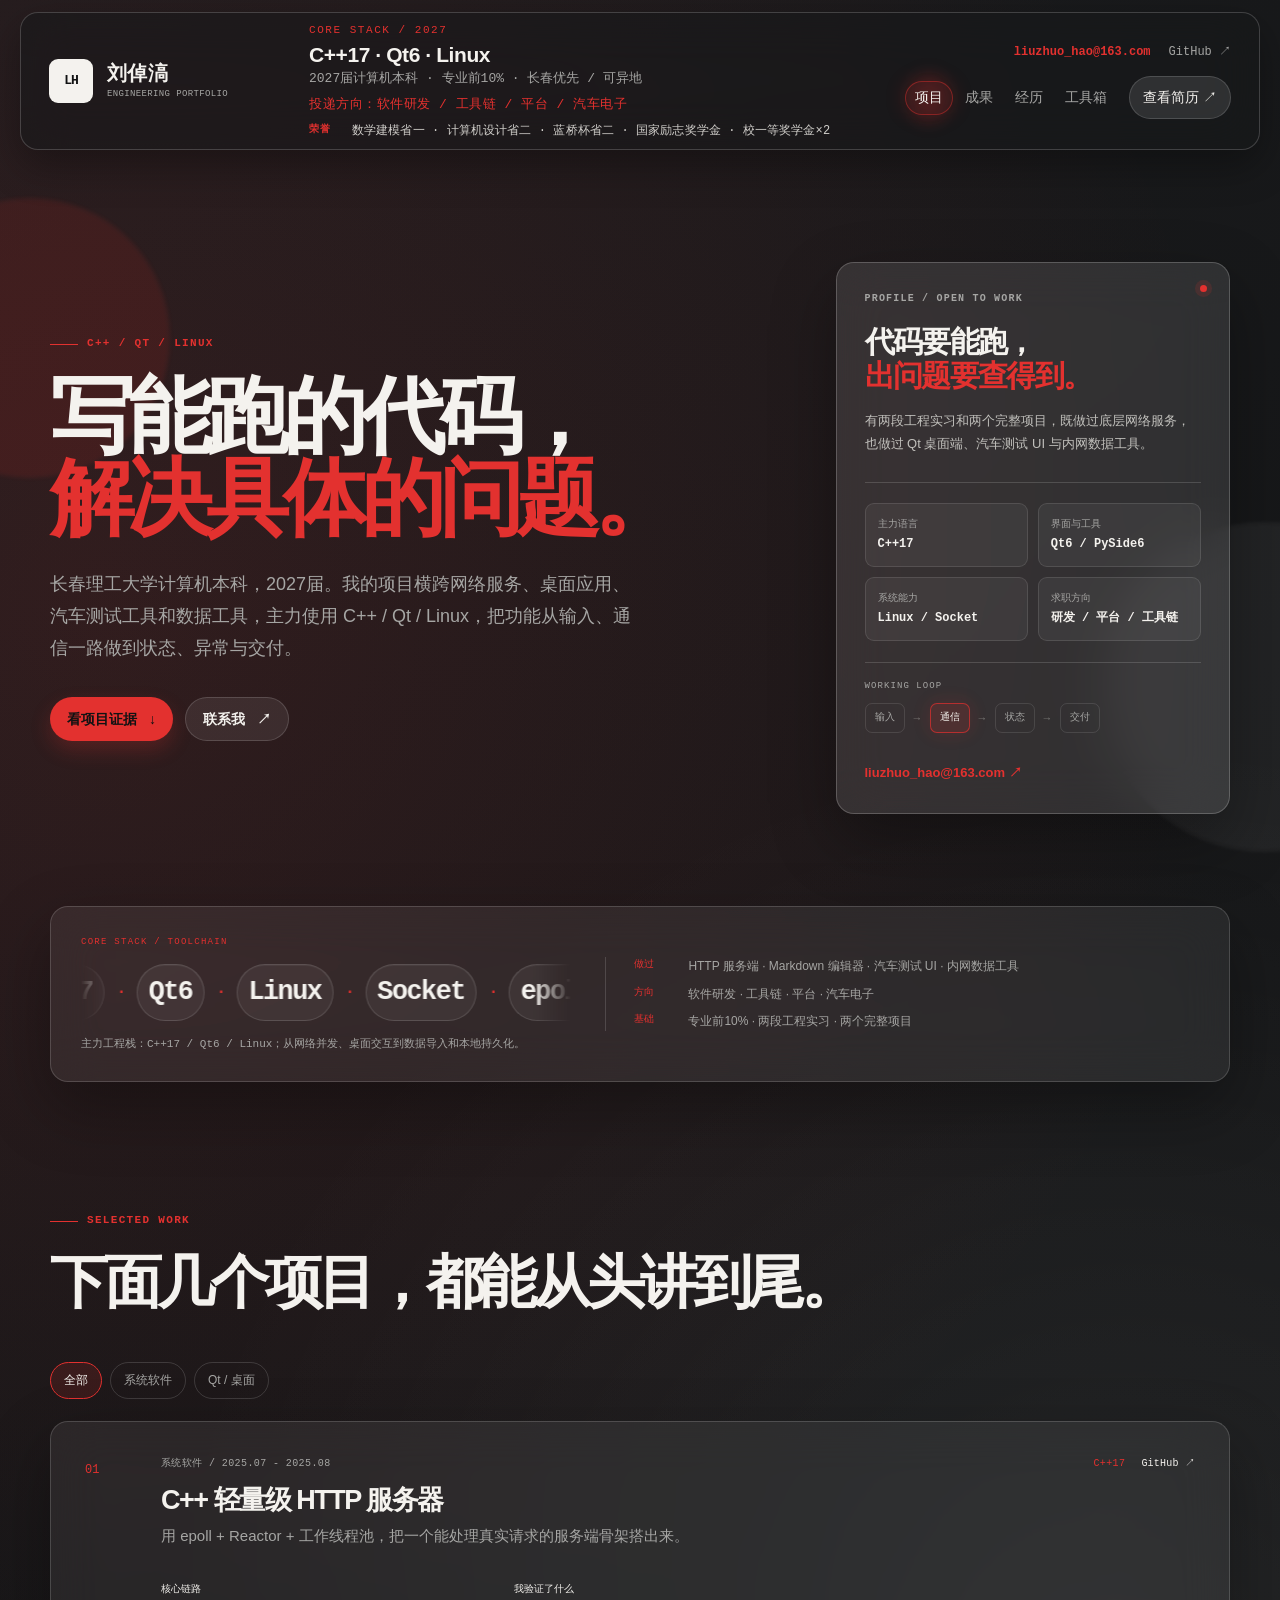
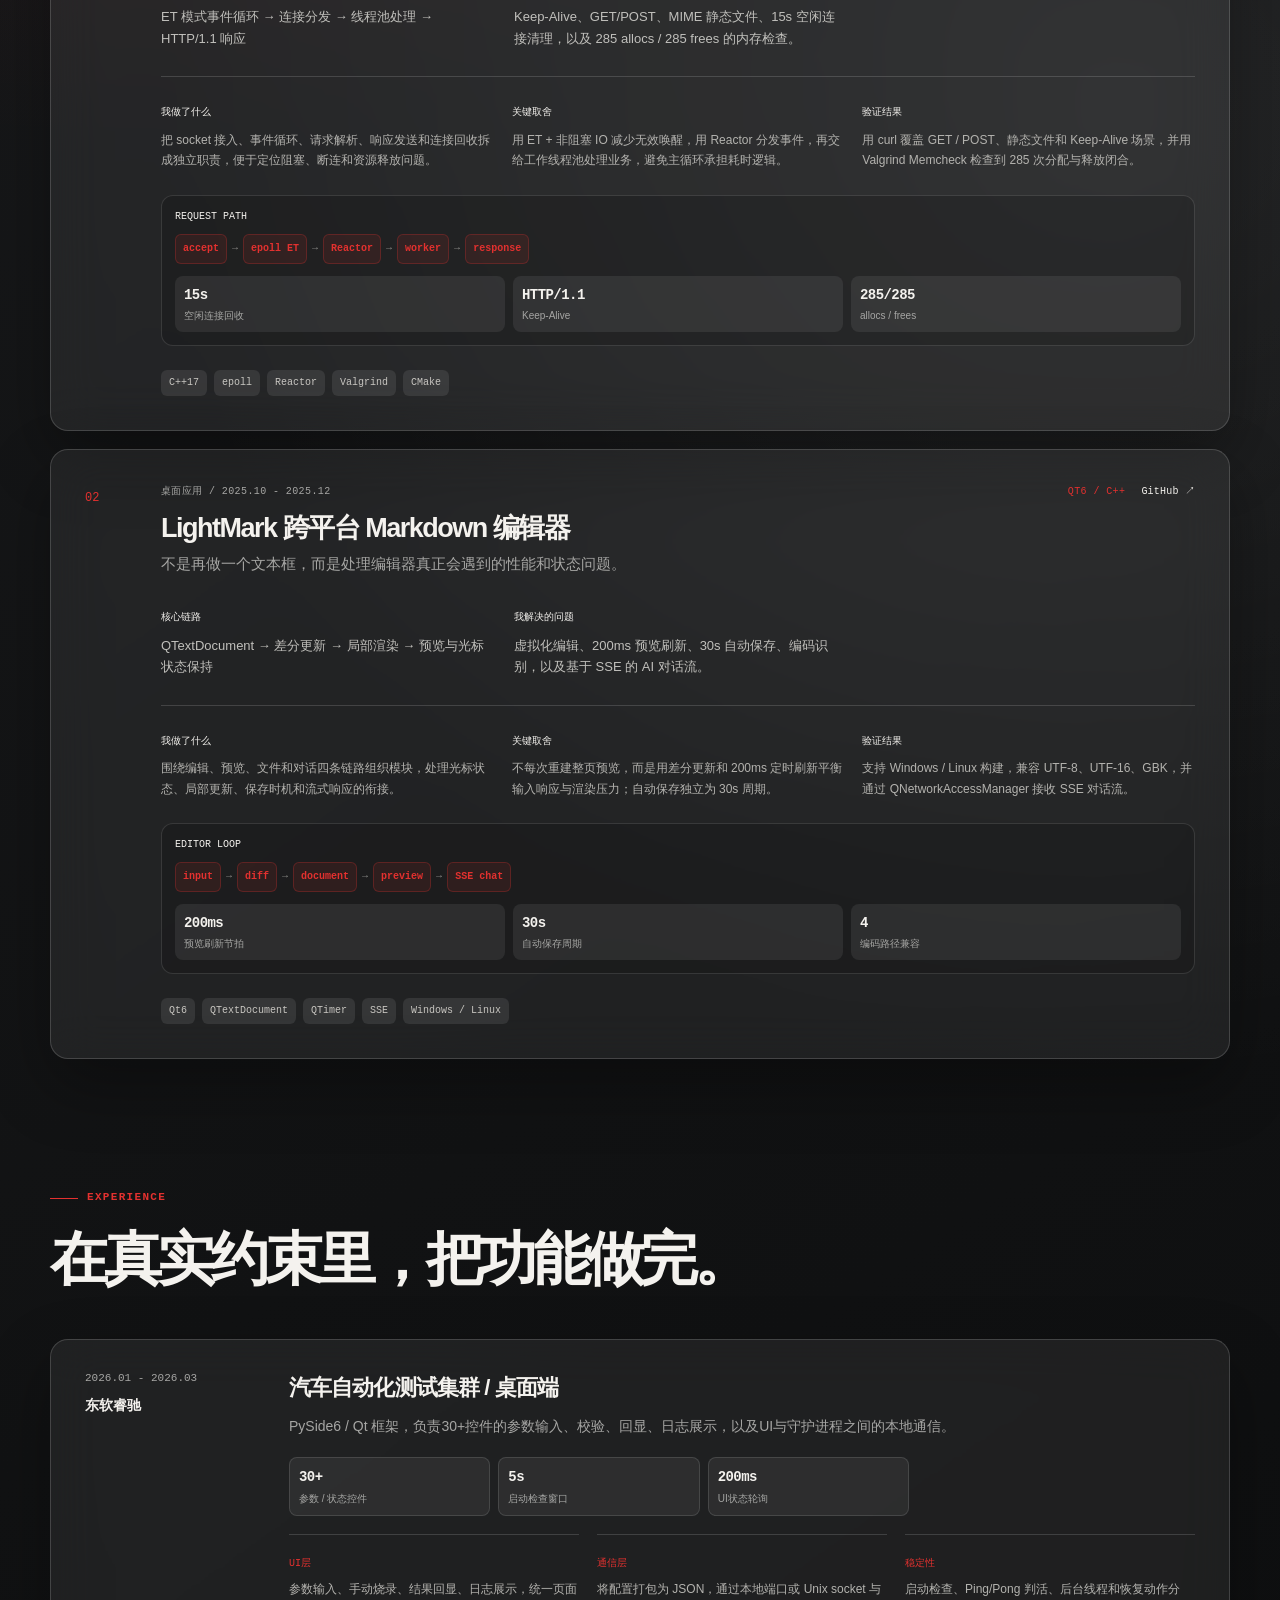
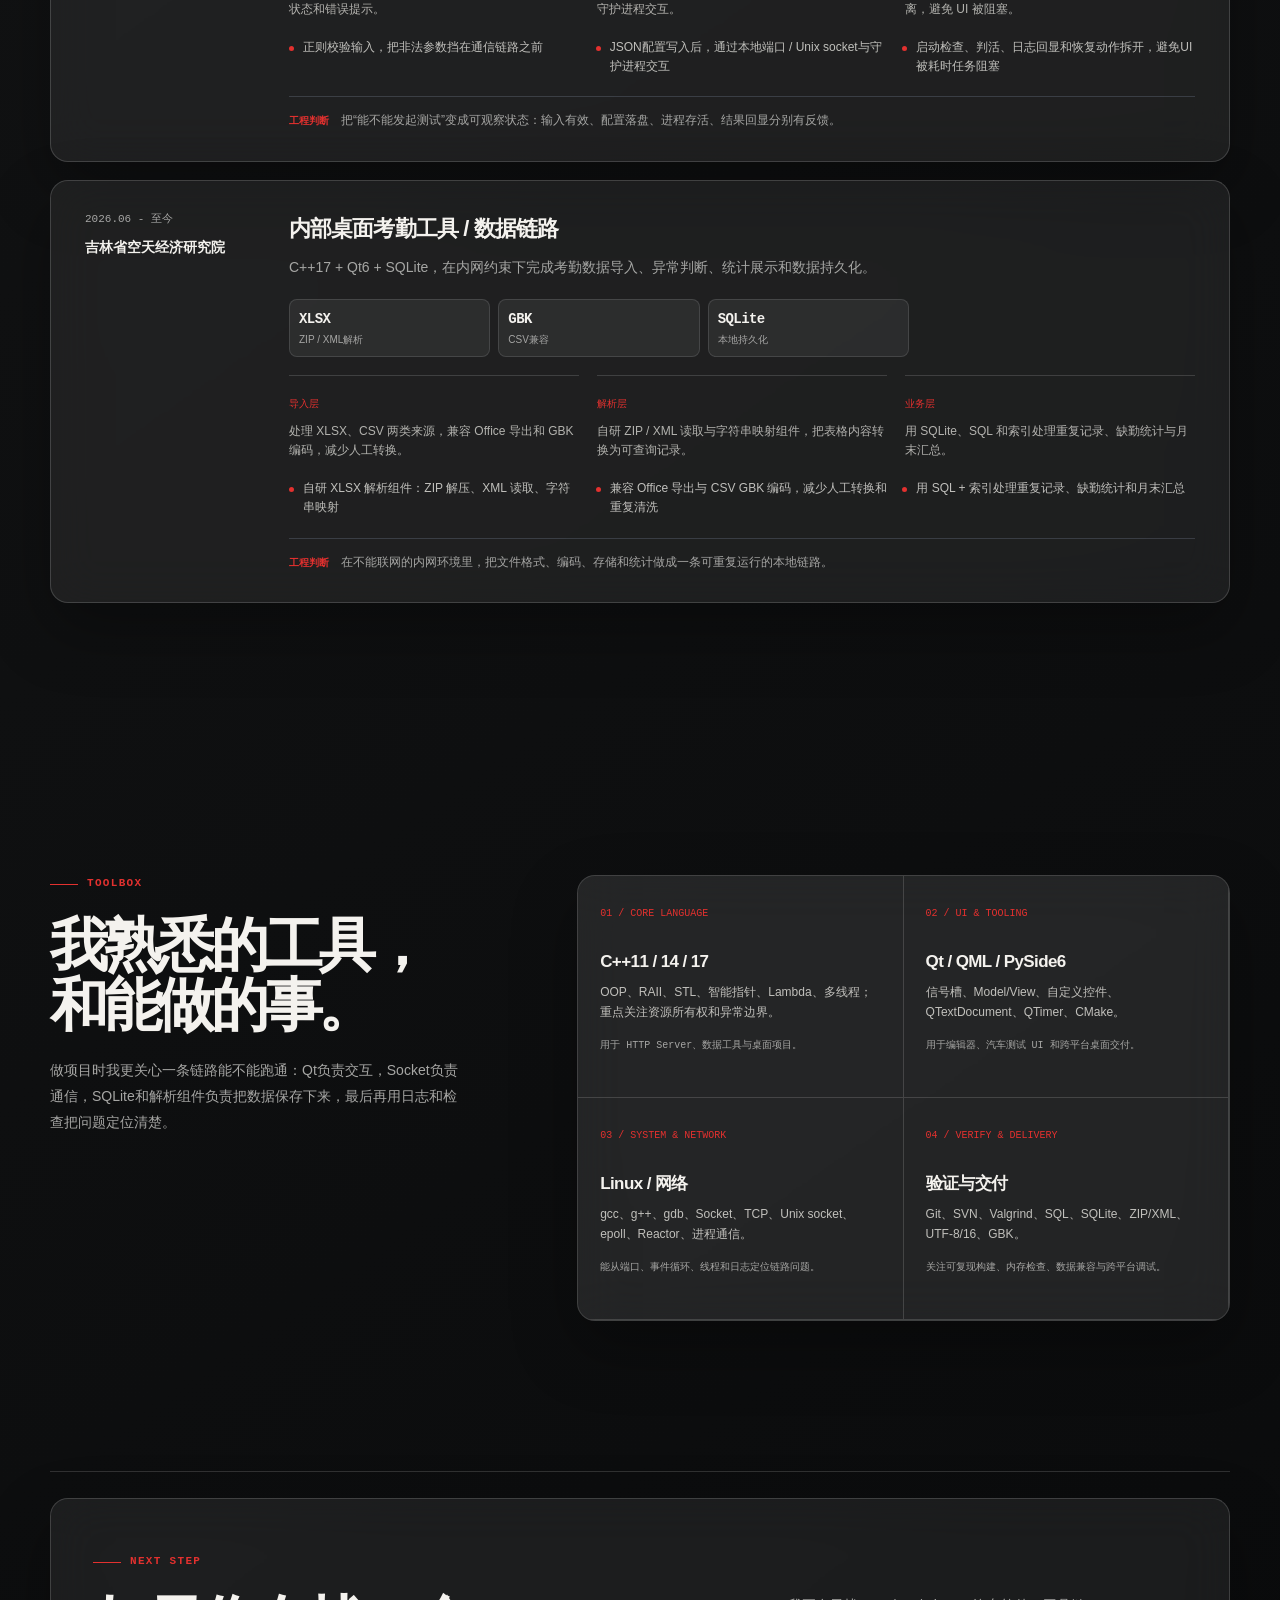
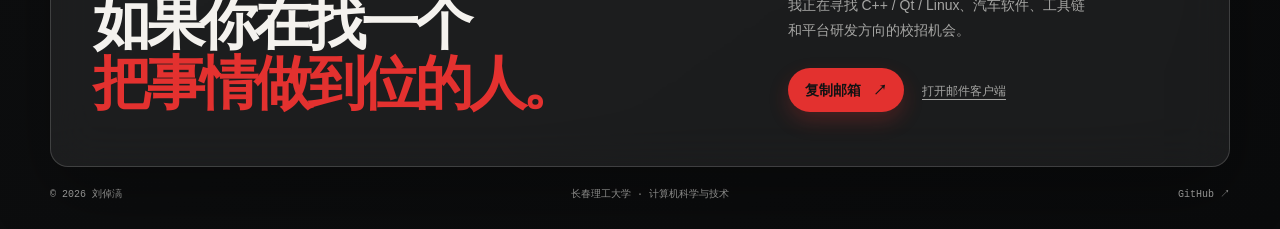
<file: index.html>
<!doctype html>
<html lang="zh-CN">
  <head>
    <meta charset="UTF-8" />
    <meta name="viewport" content="width=device-width, initial-scale=1" />
    <meta name="theme-color" content="#111213" />
    <meta name="author" content="刘倬滈" />
    <meta name="robots" content="index,follow,max-image-preview:large" />
    <meta
      name="description"
      content="刘倬滈的工程作品集：C++、Qt、Linux、汽车软件与桌面工具。"
    />
    <meta property="og:type" content="profile" />
    <meta property="og:locale" content="zh_CN" />
    <meta property="og:title" content="刘倬滈 / C++ · Qt · Linux 工程作品集" />
    <meta property="og:description" content="2027届计算机本科生，专业前10%，关注 C++、Qt、Linux、汽车软件与工具链研发。" />
    <meta property="profile:first_name" content="倬滈" />
    <meta property="profile:last_name" content="刘" />
    <link rel="icon" href="favicon.svg" type="image/svg+xml" />
    <link rel="manifest" href="site.webmanifest" />
    <link rel="me" href="https://github.com/lzh1617055800" />
    <title>刘倬滈 / C++ · Qt · Linux</title>
    <link rel="stylesheet" href="styles.css?v=20260822-5" />
    <script type="application/ld+json">
      {
        "@context": "https://schema.org",
        "@type": "Person",
        "name": "刘倬滈",
        "email": "mailto:liuzhuo_hao@163.com",
        "jobTitle": "C++ / Qt / Linux 方向应届生",
        "alumniOf": { "@type": "CollegeOrUniversity", "name": "长春理工大学" },
        "sameAs": [
          "https://github.com/lzh1617055800",
          "https://github.com/lzh1617055800/cpp_http_server",
          "https://github.com/lzh1617055800/Markdown-fixed"
        ],
        "knowsAbout": ["C++", "Qt", "Linux", "Socket", "epoll", "SQLite", "汽车软件"]
      }
    </script>
  </head>
  <body>
    <a class="skip-link" href="#main">跳到主要内容</a>

    <header class="topbar">
      <div class="topbar-inner">
      <a class="wordmark" href="#top" aria-label="返回首页">
        <span class="wordmark-mark">LH</span>
        <span class="wordmark-copy">
          <strong>刘倬滈</strong>
          <small>ENGINEERING PORTFOLIO</small>
        </span>
      </a>
      <div class="header-profile" aria-label="个人基本信息">
        <div class="header-profile-main"><span class="header-profile-label">CORE STACK / 2027</span><strong>C++17 · Qt6 · Linux</strong><span>2027届计算机本科 · 专业前10% · 长春优先 / 可异地</span></div>
        <span class="header-profile-stack">投递方向：软件研发 / 工具链 / 平台 / 汽车电子</span>
        <span class="header-profile-awards"><b>荣誉</b><span>数学建模省一 · 计算机设计省二 · 蓝桥杯省二 · 国家励志奖学金 · 校一等奖学金×2</span></span>
      </div>
      <div class="header-actions">
        <div class="header-contact">
          <a class="email-link" href="mailto:liuzhuo_hao@163.com" data-email="liuzhuo_hao@163.com">liuzhuo_hao@163.com</a>
          <a href="https://github.com/lzh1617055800" target="_blank" rel="noreferrer">GitHub ↗</a>
        </div>
        <nav class="nav gooey-nav" aria-label="主导航">
          <a href="#work">项目</a>
          <a href="#proof">成果</a>
          <a href="#experience">经历</a>
          <a href="#stack">工具箱</a>
          <a class="nav-cta" href="assets/resume.pdf" target="_blank" rel="noreferrer">查看简历 <span aria-hidden="true">↗</span></a>
          <span class="gooey-highlight" aria-hidden="true"></span>
        </nav>
      </div>
      <button class="menu-toggle" type="button" aria-expanded="false" aria-controls="mobile-nav">菜单</button>
      </div>
    </header>
    <nav id="mobile-nav" class="mobile-nav" aria-label="移动端导航">
      <div class="mobile-profile"><strong>刘倬滈</strong><span>2027届 · C++ / Qt / Linux</span><span>数模省一 · 计设省二 · 蓝桥杯省二 · 国励 · 校一等奖学金×2</span></div>
      <a href="#work">项目</a>
      <a href="#proof">成果</a>
      <a href="#experience">经历</a>
      <a href="#stack">工具箱</a>
      <a href="assets/resume.pdf" target="_blank" rel="noreferrer">查看简历 ↗</a>
      <a href="https://github.com/lzh1617055800" target="_blank" rel="noreferrer">GitHub ↗</a>
    </nav>

    <main id="main">
      <section id="top" class="hero section-wrap">
        <div class="hero-copy reveal">
          <p class="eyebrow"><span class="eyebrow-line"></span> C++ / QT / LINUX</p>
          <h1 class="fold-title" aria-label="写能跑的代码，解决具体的问题。">
            <span class="fold-line"><span class="fold-piece">写能跑的代码，</span></span>
            <span class="fold-line"><span class="fold-piece accent">解决具体的问题。</span></span>
          </h1>
          <p class="hero-intro">
            长春理工大学计算机本科，2027届。我的项目横跨网络服务、桌面应用、汽车测试工具和数据工具，主力使用 C++ / Qt / Linux，把功能从输入、通信一路做到状态、异常与交付。
          </p>
          <div class="hero-actions">
            <a class="button button-primary" href="#work">看项目证据 <span aria-hidden="true">↓</span></a>
            <a class="button button-quiet email-link" href="mailto:liuzhuo_hao@163.com" data-email="liuzhuo_hao@163.com">联系我 <span aria-hidden="true">↗</span></a>
          </div>
        </div>

        <aside class="hero-aside reveal reveal-delay-1" aria-label="个人能力概览">
          <div class="aside-kicker">PROFILE / OPEN TO WORK</div>
          <div class="focus-title">代码要能跑，<br /><span>出问题要查得到。</span></div>
          <p class="aside-summary">有两段工程实习和两个完整项目，既做过底层网络服务，也做过 Qt 桌面端、汽车测试 UI 与内网数据工具。</p>
          <div class="focus-rule"></div>
          <div class="profile-grid">
            <div><span>主力语言</span><strong>C++17</strong></div>
            <div><span>界面与工具</span><strong>Qt6 / PySide6</strong></div>
            <div><span>系统能力</span><strong>Linux / Socket</strong></div>
            <div><span>求职方向</span><strong>研发 / 平台 / 工具链</strong></div>
          </div>
          <div class="capability-loop" aria-label="工程链路动态展示">
            <span class="loop-label">WORKING LOOP</span>
            <div class="loop-track"><span class="loop-step is-active">输入</span><i>→</i><span class="loop-step">通信</span><i>→</i><span class="loop-step">状态</span><i>→</i><span class="loop-step">交付</span></div>
          </div>
          <a class="text-link email-link" href="mailto:liuzhuo_hao@163.com" data-email="liuzhuo_hao@163.com">liuzhuo_hao@163.com <span aria-hidden="true">↗</span></a>
        </aside>
      </section>

      <section id="proof" class="proof-bar section-wrap reveal glass-panel" aria-label="简历事实摘要">
        <div class="proof-stack"><span>CORE STACK / TOOLCHAIN</span><div class="stack-marquee" aria-label="核心技术栈循环展示"><div class="stack-marquee-track"><span>C++17</span><i>·</i><span>Qt6</span><i>·</i><span>Linux</span><i>·</i><span>Socket</span><i>·</i><span>epoll</span><i>·</i><span>Reactor</span><i>·</i><span>QML</span><i>·</i><span>PySide6</span><i>·</i><span>SQLite</span><i>·</i><span>CMake</span><i>·</i><span>C++17</span><i>·</i><span>Qt6</span><i>·</i><span>Linux</span><i>·</i><span>Socket</span><i>·</i><span>epoll</span><i>·</i><span>Reactor</span><i>·</i><span>QML</span><i>·</i><span>PySide6</span><i>·</i><span>SQLite</span><i>·</i><span>CMake</span><i>·</i></div></div><p>主力工程栈：C++17 / Qt6 / Linux；从网络并发、桌面交互到数据导入和本地持久化。</p></div>
        <div class="proof-detail"><div><b>做过</b><span>HTTP 服务端 · Markdown 编辑器 · 汽车测试 UI · 内网数据工具</span></div><div><b>方向</b><span>软件研发 · 工具链 · 平台 · 汽车电子</span></div><div><b>基础</b><span>专业前10% · 两段工程实习 · 两个完整项目</span></div></div>
      </section>

      <section id="work" class="content-section section-wrap">
        <div class="section-heading reveal">
          <div>
            <p class="eyebrow"><span class="eyebrow-line"></span> SELECTED WORK</p>
          <h2>下面几个项目，都能从头讲到尾。</h2>
          </div>
        </div>

        <div class="filter-row reveal" role="group" aria-label="按方向筛选项目">
          <button class="filter-chip is-active" type="button" data-filter="all">全部</button>
          <button class="filter-chip" type="button" data-filter="system">系统软件</button>
          <button class="filter-chip" type="button" data-filter="qt">Qt / 桌面</button>
        </div>

        <div class="project-list">
          <article class="project-row reveal glass-card" data-category="system">
            <div class="project-index">01</div>
            <div class="project-main">
              <div class="project-topline"><span>系统软件 / 2025.07 - 2025.08</span><span class="project-topline-right"><span class="project-status">C++17</span><a class="project-link" href="https://github.com/lzh1617055800/cpp_http_server" target="_blank" rel="noreferrer">GitHub ↗</a></span></div>
              <h3>C++ 轻量级 HTTP 服务器</h3>
              <p class="project-lead">用 epoll + Reactor + 工作线程池，把一个能处理真实请求的服务端骨架搭出来。</p>
              <div class="project-details">
                <div><span class="detail-label">核心链路</span><p>ET 模式事件循环 → 连接分发 → 线程池处理 → HTTP/1.1 响应</p></div>
                <div><span class="detail-label">我验证了什么</span><p>Keep-Alive、GET/POST、MIME 静态文件、15s 空闲连接清理，以及 285 allocs / 285 frees 的内存检查。</p></div>
              </div>
              <div class="project-story">
                <div><span class="detail-label">我做了什么</span><p>把 socket 接入、事件循环、请求解析、响应发送和连接回收拆成独立职责，便于定位阻塞、断连和资源释放问题。</p></div>
                <div><span class="detail-label">关键取舍</span><p>用 ET + 非阻塞 IO 减少无效唤醒，用 Reactor 分发事件，再交给工作线程池处理业务，避免主循环承担耗时逻辑。</p></div>
                <div><span class="detail-label">验证结果</span><p>用 curl 覆盖 GET / POST、静态文件和 Keep-Alive 场景，并用 Valgrind Memcheck 检查到 285 次分配与释放闭合。</p></div>
              </div>
              <div class="project-evidence">
                <div class="flow-block">
                  <span class="detail-label">REQUEST PATH</span>
                  <div class="flow-strip"><b>accept</b><i>→</i><b>epoll ET</b><i>→</i><b>Reactor</b><i>→</i><b>worker</b><i>→</i><b>response</b></div>
                </div>
                <div class="metric-grid">
                  <div><strong>15s</strong><span>空闲连接回收</span></div>
                  <div><strong>HTTP/1.1</strong><span>Keep-Alive</span></div>
                  <div><strong>285/285</strong><span>allocs / frees</span></div>
                </div>
              </div>
              <div class="tag-row"><span>C++17</span><span>epoll</span><span>Reactor</span><span>Valgrind</span><span>CMake</span></div>
            </div>
          </article>

          <article class="project-row reveal glass-card" data-category="qt">
            <div class="project-index">02</div>
            <div class="project-main">
              <div class="project-topline"><span>桌面应用 / 2025.10 - 2025.12</span><span class="project-topline-right"><span class="project-status">Qt6 / C++</span><a class="project-link" href="https://github.com/lzh1617055800/Markdown-fixed" target="_blank" rel="noreferrer">GitHub ↗</a></span></div>
              <h3>LightMark 跨平台 Markdown 编辑器</h3>
              <p class="project-lead">不是再做一个文本框，而是处理编辑器真正会遇到的性能和状态问题。</p>
              <div class="project-details">
                <div><span class="detail-label">核心链路</span><p>QTextDocument → 差分更新 → 局部渲染 → 预览与光标状态保持</p></div>
                <div><span class="detail-label">我解决的问题</span><p>虚拟化编辑、200ms 预览刷新、30s 自动保存、编码识别，以及基于 SSE 的 AI 对话流。</p></div>
              </div>
              <div class="project-story">
                <div><span class="detail-label">我做了什么</span><p>围绕编辑、预览、文件和对话四条链路组织模块，处理光标状态、局部更新、保存时机和流式响应的衔接。</p></div>
                <div><span class="detail-label">关键取舍</span><p>不每次重建整页预览，而是用差分更新和 200ms 定时刷新平衡输入响应与渲染压力；自动保存独立为 30s 周期。</p></div>
                <div><span class="detail-label">验证结果</span><p>支持 Windows / Linux 构建，兼容 UTF-8、UTF-16、GBK，并通过 QNetworkAccessManager 接收 SSE 对话流。</p></div>
              </div>
              <div class="project-evidence">
                <div class="flow-block">
                  <span class="detail-label">EDITOR LOOP</span>
                  <div class="flow-strip"><b>input</b><i>→</i><b>diff</b><i>→</i><b>document</b><i>→</i><b>preview</b><i>→</i><b>SSE chat</b></div>
                </div>
                <div class="metric-grid">
                  <div><strong>200ms</strong><span>预览刷新节拍</span></div>
                  <div><strong>30s</strong><span>自动保存周期</span></div>
                  <div><strong>4</strong><span>编码路径兼容</span></div>
                </div>
              </div>
              <div class="tag-row"><span>Qt6</span><span>QTextDocument</span><span>QTimer</span><span>SSE</span><span>Windows / Linux</span></div>
            </div>
          </article>
        </div>
      </section>

      <section id="experience" class="content-section experience-section section-wrap">
        <div class="section-heading reveal">
          <div>
            <p class="eyebrow"><span class="eyebrow-line"></span> EXPERIENCE</p>
            <h2>在真实约束里，把功能做完。</h2>
          </div>
        </div>

        <div class="timeline">
          <article class="timeline-row reveal glass-card">
            <div class="timeline-meta"><span>2026.01 - 2026.03</span><span>东软睿驰</span></div>
            <div class="timeline-content">
              <h3>汽车自动化测试集群 / 桌面端</h3>
              <p>PySide6 / Qt 框架，负责30+控件的参数输入、校验、回显、日志展示，以及UI与守护进程之间的本地通信。</p>
              <div class="experience-metrics"><div><strong>30+</strong><span>参数 / 状态控件</span></div><div><strong>5s</strong><span>启动检查窗口</span></div><div><strong>200ms</strong><span>UI状态轮询</span></div></div>
              <div class="experience-blocks">
                <div><span>UI层</span><p>参数输入、手动烧录、结果回显、日志展示，统一页面状态和错误提示。</p></div>
                <div><span>通信层</span><p>将配置打包为 JSON，通过本地端口或 Unix socket 与守护进程交互。</p></div>
                <div><span>稳定性</span><p>启动检查、Ping/Pong 判活、后台线程和恢复动作分离，避免 UI 被阻塞。</p></div>
              </div>
              <ul class="evidence-list"><li>正则校验输入，把非法参数挡在通信链路之前</li><li>JSON配置写入后，通过本地端口 / Unix socket与守护进程交互</li><li>启动检查、判活、日志回显和恢复动作拆开，避免UI被耗时任务阻塞</li></ul>
              <div class="experience-callout"><b>工程判断</b><span>把“能不能发起测试”变成可观察状态：输入有效、配置落盘、进程存活、结果回显分别有反馈。</span></div>
            </div>
          </article>
          <article class="timeline-row reveal glass-card">
            <div class="timeline-meta"><span>2026.06 - 至今</span><span>吉林省空天经济研究院</span></div>
            <div class="timeline-content">
              <h3>内部桌面考勤工具 / 数据链路</h3>
              <p>C++17 + Qt6 + SQLite，在内网约束下完成考勤数据导入、异常判断、统计展示和数据持久化。</p>
              <div class="experience-metrics"><div><strong>XLSX</strong><span>ZIP / XML解析</span></div><div><strong>GBK</strong><span>CSV兼容</span></div><div><strong>SQLite</strong><span>本地持久化</span></div></div>
              <div class="experience-blocks">
                <div><span>导入层</span><p>处理 XLSX、CSV 两类来源，兼容 Office 导出和 GBK 编码，减少人工转换。</p></div>
                <div><span>解析层</span><p>自研 ZIP / XML 读取与字符串映射组件，把表格内容转换为可查询记录。</p></div>
                <div><span>业务层</span><p>用 SQLite、SQL 和索引处理重复记录、缺勤统计与月末汇总。</p></div>
              </div>
              <ul class="evidence-list"><li>自研 XLSX 解析组件：ZIP 解压、XML 读取、字符串映射</li><li>兼容 Office 导出与 CSV GBK 编码，减少人工转换和重复清洗</li><li>用 SQL + 索引处理重复记录、缺勤统计和月末汇总</li></ul>
              <div class="experience-callout"><b>工程判断</b><span>在不能联网的内网环境里，把文件格式、编码、存储和统计做成一条可重复运行的本地链路。</span></div>
            </div>
          </article>
        </div>
      </section>

      <section id="stack" class="content-section stack-section section-wrap">
        <div class="stack-intro reveal">
          <p class="eyebrow"><span class="eyebrow-line"></span> TOOLBOX</p>
          <h2>我熟悉的工具，<br />和能做的事。</h2>
          <p>做项目时我更关心一条链路能不能跑通：Qt负责交互，Socket负责通信，SQLite和解析组件负责把数据保存下来，最后再用日志和检查把问题定位清楚。</p>
        </div>
        <div class="stack-grid reveal">
          <div class="stack-cell"><span>01 / CORE LANGUAGE</span><strong>C++11 / 14 / 17</strong><p>OOP、RAII、STL、智能指针、Lambda、多线程；重点关注资源所有权和异常边界。</p><small>用于 HTTP Server、数据工具与桌面项目。</small></div>
          <div class="stack-cell"><span>02 / UI & TOOLING</span><strong>Qt / QML / PySide6</strong><p>信号槽、Model/View、自定义控件、QTextDocument、QTimer、CMake。</p><small>用于编辑器、汽车测试 UI 和跨平台桌面交付。</small></div>
          <div class="stack-cell"><span>03 / SYSTEM & NETWORK</span><strong>Linux / 网络</strong><p>gcc、g++、gdb、Socket、TCP、Unix socket、epoll、Reactor、进程通信。</p><small>能从端口、事件循环、线程和日志定位链路问题。</small></div>
          <div class="stack-cell"><span>04 / VERIFY & DELIVERY</span><strong>验证与交付</strong><p>Git、SVN、Valgrind、SQL、SQLite、ZIP/XML、UTF-8/16、GBK。</p><small>关注可复现构建、内存检查、数据兼容与跨平台调试。</small></div>
        </div>
      </section>

      <section class="closing section-wrap reveal">
        <div>
          <p class="eyebrow"><span class="eyebrow-line"></span> NEXT STEP</p>
          <h2>如果你在找一个<br /><em>把事情做到位的人。</em></h2>
        </div>
        <div class="closing-action">
          <p>我正在寻找 C++ / Qt / Linux、汽车软件、工具链和平台研发方向的校招机会。</p>
          <button class="button button-primary copy-email" type="button" data-email="liuzhuo_hao@163.com" aria-live="polite">复制邮箱 <span aria-hidden="true">↗</span></button>
          <a class="email-fallback email-link" href="mailto:liuzhuo_hao@163.com" data-email="liuzhuo_hao@163.com">打开邮件客户端</a>
        </div>
      </section>
    </main>

    <footer class="footer section-wrap">
      <span>© 2026 刘倬滈</span>
      <span>长春理工大学 · 计算机科学与技术</span>
      <a href="https://github.com/lzh1617055800" target="_blank" rel="noreferrer">GitHub ↗</a>
    </footer>

    <div class="email-status" role="status" aria-live="polite"></div>

    <script src="app.js?v=20260822-5"></script>
  </body>
</html>
</file>
<file: styles.css>
:root {
  --paper: #111213;
  --surface: rgba(255, 255, 255, 0.08);
  --ink: #f4f2ee;
  --muted: #a6a6a4;
  --line: rgba(255, 255, 255, 0.15);
  --blue: #e3312f;
  --blue-soft: rgba(227, 49, 47, 0.14);
  --radius-lg: 18px;
  --radius-md: 12px;
  --shadow: 0 26px 66px rgba(0, 0, 0, 0.32);
  --glass: rgba(255, 255, 255, 0.065);
  --glass-strong: rgba(255, 255, 255, 0.105);
  --font-sans: "Avenir Next", "Segoe UI", "PingFang SC", "Microsoft YaHei", sans-serif;
  --font-mono: "SFMono-Regular", Consolas, "Liberation Mono", monospace;
}

* { box-sizing: border-box; }
html { scroll-behavior: smooth; }
body {
  margin: 0;
  color: var(--ink);
  background:
    radial-gradient(circle at 8% 12%, rgba(227, 49, 47, 0.12), transparent 25%),
    radial-gradient(circle at 88% 34%, rgba(255, 255, 255, 0.075), transparent 28%),
    linear-gradient(145deg, #1b1c1e 0%, var(--paper) 52%, #0a0b0c 100%);
  font-family: var(--font-sans);
  font-size: 16px;
  line-height: 1.6;
  -webkit-font-smoothing: antialiased;
}
body::before,
body::after { content: ""; position: fixed; z-index: -1; pointer-events: none; border-radius: 999px; filter: blur(2px); opacity: 0.7; }
body::before { width: 280px; height: 280px; top: 22vh; left: -110px; background: rgba(227, 49, 47, 0.16); }
body::after { width: 330px; height: 330px; right: -150px; top: 58vh; background: rgba(255, 255, 255, 0.08); }
a { color: inherit; text-decoration: none; }
button { color: inherit; font: inherit; }
a:focus-visible, button:focus-visible { outline: 2px solid var(--blue); outline-offset: 4px; }
.skip-link { position: fixed; top: 12px; left: 12px; z-index: 20; transform: translateY(-180%); padding: 8px 12px; background: var(--ink); color: white; border-radius: 8px; }
.skip-link:focus { transform: translateY(0); }

.section-wrap { width: min(1180px, calc(100% - 48px)); margin: 0 auto; }
.topbar { position: sticky; top: 12px; z-index: 10; width: min(1240px, calc(100% - 32px)); margin: 12px auto 0; border: 1px solid rgba(255, 255, 255, 0.18); border-radius: 18px; background: rgba(24, 25, 27, 0.58); box-shadow: 0 15px 40px rgba(0, 0, 0, 0.32); backdrop-filter: blur(24px) saturate(1.3); -webkit-backdrop-filter: blur(24px) saturate(1.3); }
.topbar-inner { display: grid; grid-template-columns: 230px minmax(0, 1fr) auto; align-items: center; min-height: 136px; gap: 30px; padding: 0 28px; }
.wordmark { display: inline-flex; align-items: center; gap: 14px; flex: 0 0 auto; }
.wordmark-mark { display: grid; place-items: center; width: 44px; height: 44px; color: #111213; background: var(--ink); border-radius: 9px; font-family: var(--font-mono); font-size: 13px; font-weight: 700; letter-spacing: -0.08em; }
.wordmark-copy { display: grid; gap: 0; line-height: 1; }
.wordmark-copy strong { font-size: 20px; letter-spacing: 0.02em; }
.wordmark-copy small { margin-top: 7px; color: var(--muted); font-family: var(--font-mono); font-size: 9px; letter-spacing: 0.04em; }
.header-profile { display: grid; gap: 7px; margin-left: 0; color: var(--muted); white-space: nowrap; }
.header-profile-main { display: grid; gap: 3px; }
.header-profile-label { color: var(--blue); font-family: var(--font-mono); font-size: 11px; letter-spacing: 0.14em; }
.header-profile-main strong { color: var(--ink); font-size: 21px; letter-spacing: -0.02em; line-height: 1.15; }
.header-profile-main > span:not(.header-profile-label) { font-family: var(--font-mono); font-size: 13px; line-height: 1.45; }
.header-profile-stack { padding-left: 0; color: var(--blue); font-family: var(--font-mono); font-size: 13px; line-height: 1.45; letter-spacing: 0.04em; }
.header-profile-awards { display: grid; grid-template-columns: 34px minmax(0, 1fr); gap: 9px; max-width: 560px; color: #d0ceca; font-family: var(--font-mono); font-size: 12px; line-height: 1.5; letter-spacing: 0.01em; white-space: normal; }
.header-profile-awards b { color: var(--blue); font-size: 10px; font-weight: 600; letter-spacing: 0.08em; }
.header-actions { display: grid; justify-items: end; gap: 14px; }
.header-contact { display: flex; align-items: center; gap: 18px; margin-left: 0; color: var(--muted); font-family: var(--font-mono); font-size: 12px; white-space: nowrap; }
.header-contact a { transition: color 180ms ease; }
.header-contact a:first-child { color: var(--blue); font-weight: 650; }
.header-contact a:hover { color: var(--ink); }
.nav { display: flex; align-items: center; gap: 22px; color: var(--muted); font-size: 14px; }
.gooey-nav { position: relative; isolation: isolate; }
.gooey-nav > a { position: relative; z-index: 1; }
.gooey-highlight { position: absolute; z-index: 0; top: 50%; left: 0; width: 0; height: 34px; border: 1px solid rgba(227, 49, 47, 0.44); border-radius: 999px; background: rgba(227, 49, 47, 0.13); box-shadow: 0 0 22px rgba(227, 49, 47, 0.18); opacity: 0; transform: translateY(-50%); filter: blur(0.15px); pointer-events: none; transition: left 520ms cubic-bezier(0.22, 1, 0.36, 1), width 520ms cubic-bezier(0.22, 1, 0.36, 1), opacity 220ms ease; }
.gooey-highlight::after { content: ""; position: absolute; inset: -5px 20%; border-radius: inherit; background: rgba(227, 49, 47, 0.2); filter: blur(10px); z-index: -1; }
.gooey-nav > a.is-current { color: var(--ink); }
.gooey-spark { position: absolute; z-index: 2; width: 4px; height: 4px; left: var(--spark-x); top: var(--spark-y); border-radius: 50%; background: var(--blue); box-shadow: 0 0 8px rgba(227, 49, 47, 0.7); pointer-events: none; animation: gooey-spark 720ms ease-out forwards; }
@keyframes gooey-spark { from { opacity: 0.95; transform: translate(0, 0) scale(1); } to { opacity: 0; transform: translate(var(--spark-dx), var(--spark-dy)) scale(0.2); } }
.nav a, .text-link, .footer a { transition: color 180ms ease; }
.nav a:hover, .text-link:hover, .footer a:hover { color: var(--blue); }
.nav-cta { padding: 9px 13px; color: var(--ink) !important; border: 1px solid var(--line); border-radius: 999px; background: var(--glass-strong); }
.nav-cta:hover { border-color: var(--blue); }
.menu-toggle, .mobile-nav { display: none; }

.hero { display: grid; grid-template-columns: minmax(0, 1.25fr) minmax(300px, 0.75fr); gap: clamp(48px, 10vw, 144px); min-height: 580px; padding-top: 112px; padding-bottom: 92px; align-items: center; }
.eyebrow, .aside-kicker { display: flex; align-items: center; gap: 9px; margin: 0 0 22px; color: var(--blue); font-family: var(--font-mono); font-size: 11px; font-weight: 700; letter-spacing: 0.12em; }
.eyebrow-line { display: inline-block; width: 28px; height: 1px; background: currentColor; }
.hero h1 { max-width: 700px; margin: 0; font-size: clamp(48px, 7vw, 84px); font-weight: 700; letter-spacing: -0.075em; line-height: 0.98; }
h1 em, .closing h2 em { color: var(--blue); font-style: normal; }
.fold-title { perspective: 900px; }
.fold-line { display: block; perspective: 700px; --fold-line-delay: 0ms; }
.fold-line:nth-child(2) { --fold-line-delay: 150ms; }
.fold-piece { display: inline-block; }
.fold-char { display: inline-block; transform-origin: 50% 0%; opacity: 0; transform: rotateX(-88deg) translateY(-0.12em); filter: saturate(0.7); will-change: transform, opacity, filter; }
.fold-piece.accent { color: var(--blue); }
.fold-title.is-folded .fold-char { opacity: 1; transform: rotateX(0) translateY(0); filter: saturate(1); transition: transform 720ms cubic-bezier(0.22, 1, 0.36, 1) calc(var(--fold-delay) + var(--fold-line-delay)), opacity 440ms ease calc(var(--fold-delay) + var(--fold-line-delay)), filter 720ms ease calc(var(--fold-delay) + var(--fold-line-delay)); }
.hero-intro { max-width: 590px; margin: 28px 0 0; color: var(--muted); font-size: 18px; line-height: 1.8; }
.hero-actions { display: flex; gap: 12px; margin-top: 32px; }
.button { display: inline-flex; align-items: center; justify-content: center; gap: 12px; min-height: 44px; padding: 0 17px; border-radius: 999px; font-size: 14px; font-weight: 650; transition: transform 180ms ease, background 180ms ease, border-color 180ms ease; }
.button:hover { transform: translateY(-2px); }
.button:active { transform: translateY(0) scale(0.98); }
.button-primary { color: #111213; background: var(--blue); box-shadow: 0 9px 20px rgba(227, 49, 47, 0.22); }
.button-primary:hover { background: #f14a46; }
.button-quiet { border: 1px solid var(--line); background: var(--surface); }
.button-quiet:hover { border-color: var(--blue); }
.hero-aside { position: relative; padding: 28px; border: 1px solid rgba(255, 255, 255, 0.2); border-radius: var(--radius-lg); background: var(--glass-strong); box-shadow: var(--shadow); backdrop-filter: blur(24px) saturate(1.2); -webkit-backdrop-filter: blur(24px) saturate(1.2); }
.hero-aside::before { content: ""; position: absolute; right: 22px; top: 22px; width: 7px; height: 7px; border-radius: 50%; background: var(--blue); box-shadow: 0 0 0 5px var(--blue-soft); }
.aside-kicker { margin-bottom: 18px; color: var(--muted); font-size: 10px; }
.focus-title { font-size: 30px; font-weight: 700; letter-spacing: -0.055em; line-height: 1.12; }
.focus-title span { color: var(--blue); }
.aside-summary { max-width: 430px; margin: 18px 0 0; color: #c1c0bc; font-size: 13px; line-height: 1.75; }
.focus-rule { height: 1px; margin: 26px 0 20px; background: var(--line); }
.focus-list { display: grid; gap: 14px; margin: 0; }
.focus-list div { display: flex; justify-content: space-between; gap: 18px; }
.focus-list dt { color: var(--muted); font-size: 13px; }
.focus-list dd { margin: 0; font-family: var(--font-mono); font-size: 12px; text-align: right; }
.profile-grid { display: grid; grid-template-columns: 1fr 1fr; gap: 10px; }
.profile-grid div { display: grid; gap: 3px; padding: 12px; border: 1px solid rgba(255, 255, 255, 0.11); border-radius: 9px; background: rgba(255, 255, 255, 0.05); }
.profile-grid span { color: var(--muted); font-size: 10px; }
.profile-grid strong { font-family: var(--font-mono); font-size: 12px; }
.capability-loop { display: grid; gap: 10px; margin-top: 21px; padding-top: 16px; border-top: 1px solid var(--line); }
.loop-label { color: var(--muted); font-family: var(--font-mono); font-size: 9px; letter-spacing: 0.12em; }
.loop-track { display: flex; align-items: center; gap: 7px; }
.loop-track i { color: #777674; font-style: normal; font-size: 11px; }
.loop-step { padding: 6px 9px; border: 1px solid rgba(255, 255, 255, 0.11); border-radius: 7px; color: var(--muted); font-family: var(--font-mono); font-size: 10px; transition: color 260ms ease, border-color 260ms ease, background 260ms ease, box-shadow 260ms ease; }
.loop-step.is-active { color: var(--ink); border-color: rgba(227, 49, 47, 0.7); background: rgba(227, 49, 47, 0.14); box-shadow: 0 0 18px rgba(227, 49, 47, 0.16); }
.text-link { display: inline-block; margin-top: 30px; color: var(--blue); font-size: 13px; font-weight: 650; }

.glass-panel, .glass-card { border: 1px solid rgba(255, 255, 255, 0.16); background: var(--glass); box-shadow: var(--shadow); backdrop-filter: blur(24px) saturate(1.15); -webkit-backdrop-filter: blur(24px) saturate(1.15); }
.proof-bar { display: grid; grid-template-columns: minmax(0, 0.95fr) minmax(360px, 1.15fr); gap: 34px; align-items: center; padding: 28px 30px; border-radius: var(--radius-lg); overflow: hidden; }
.proof-stack { display: grid; gap: 7px; }
.proof-stack > span { color: var(--blue); font-family: var(--font-mono); font-size: 9px; letter-spacing: 0.14em; }
.proof-stack p { margin: 0; color: var(--muted); font-family: var(--font-mono); font-size: 11px; line-height: 1.7; }
.stack-marquee { position: relative; overflow: hidden; margin: 4px 0 2px; mask-image: linear-gradient(90deg, transparent, #000 8%, #000 92%, transparent); -webkit-mask-image: linear-gradient(90deg, transparent, #000 8%, #000 92%, transparent); }
.stack-marquee-track { display: inline-flex; align-items: center; width: max-content; gap: 12px; padding: 4px 0; color: var(--ink); font-family: var(--font-mono); font-size: clamp(19px, 2.15vw, 27px); font-weight: 700; letter-spacing: -0.06em; animation: none; transform: translate3d(0, 0, 0); will-change: transform; }
.stack-marquee-track > span { padding: 6px 11px; border: 1px solid rgba(255, 255, 255, 0.14); border-radius: 999px; background: rgba(255, 255, 255, 0.055); box-shadow: inset 0 1px 0 rgba(255, 255, 255, 0.05); }
.stack-marquee-track i { color: var(--blue); font-style: normal; font-size: 16px; }
.proof-detail { display: grid; gap: 9px; margin: 0; padding-left: 28px; border-left: 1px solid var(--line); color: var(--muted); font-size: 12px; line-height: 1.55; }
.proof-detail div { display: grid; grid-template-columns: 42px 1fr; gap: 12px; }
.proof-detail b { color: var(--blue); font-family: var(--font-mono); font-size: 10px; font-weight: 500; }

.content-section { padding-top: 130px; }
.section-heading { display: block; margin-bottom: 50px; }
.section-heading h2, .stack-intro h2, .closing h2 { margin: 0; font-size: clamp(36px, 5vw, 58px); font-weight: 700; letter-spacing: -0.075em; line-height: 1.03; }
.section-note { max-width: 330px; margin: 0 0 5px; color: var(--muted); font-size: 14px; line-height: 1.8; }
.filter-row { display: flex; gap: 8px; margin-bottom: 22px; }
.filter-chip { padding: 8px 13px; border: 1px solid var(--line); border-radius: 999px; background: transparent; color: var(--muted); cursor: pointer; font-size: 12px; transition: 180ms ease; }
.filter-chip:hover, .filter-chip.is-active { color: var(--ink); border-color: var(--blue); background: var(--blue-soft); }
.project-list { display: grid; gap: 18px; }
.project-row { display: grid; grid-template-columns: 48px minmax(0, 1fr); gap: 28px; padding: 34px; border-radius: var(--radius-lg); transition: opacity 180ms ease, transform 180ms ease, box-shadow 180ms ease; }
.project-row:hover { box-shadow: 0 26px 60px rgba(0, 0, 0, 0.42); transform: translateY(-2px); }
.project-row.is-hidden { display: none; }
.project-index { padding-top: 5px; color: var(--blue); font-family: var(--font-mono); font-size: 12px; }
.project-topline { display: flex; justify-content: space-between; gap: 16px; color: var(--muted); font-family: var(--font-mono); font-size: 10px; letter-spacing: 0.04em; text-transform: uppercase; }
.project-status { color: var(--blue); }
.project-topline-right { display: inline-flex; align-items: center; gap: 16px; }
.project-link { color: var(--ink); font-size: 10px; letter-spacing: 0.02em; text-transform: none; transition: color 180ms ease; }
.project-link:hover { color: var(--blue); }
.project-main h3 { margin: 13px 0 8px; font-size: 27px; letter-spacing: -0.055em; line-height: 1.15; }
.project-lead { max-width: 600px; margin: 0; color: var(--muted); font-size: 15px; }
.project-details { display: grid; grid-template-columns: 1fr 1fr; gap: 26px; max-width: 680px; margin-top: 26px; }
.project-details p { margin: 7px 0 0; color: #c1c0bc; font-size: 13px; line-height: 1.65; }
.detail-label { color: var(--ink); font-family: var(--font-mono); font-size: 10px; text-transform: uppercase; }
.project-story { display: grid; grid-template-columns: repeat(3, 1fr); gap: 18px; margin-top: 27px; padding-top: 20px; border-top: 1px solid var(--line); }
.project-story p { margin: 7px 0 0; color: #b4b3af; font-size: 12px; line-height: 1.7; }
.project-evidence { display: grid; gap: 12px; margin-top: 24px; padding: 13px; border: 1px solid rgba(255, 255, 255, 0.12); border-radius: 12px; background: rgba(0, 0, 0, 0.16); }
.flow-block { display: grid; gap: 9px; }
.flow-strip { display: flex; align-items: center; flex-wrap: wrap; gap: 5px; color: var(--blue); font-family: var(--font-mono); font-size: 10px; }
.flow-strip b { padding: 6px 7px; border: 1px solid rgba(227, 49, 47, 0.26); border-radius: 6px; background: rgba(227, 49, 47, 0.1); font-weight: 600; }
.flow-strip i { color: #8f8e8b; font-style: normal; }
.metric-grid, .experience-metrics { display: grid; grid-template-columns: repeat(3, 1fr); gap: 8px; }
.metric-grid div, .experience-metrics div { display: grid; gap: 2px; padding: 8px 9px; border-radius: 8px; background: rgba(255, 255, 255, 0.075); }
.metric-grid strong, .experience-metrics strong { font-family: var(--font-mono); font-size: 14px; letter-spacing: -0.04em; }
.metric-grid span, .experience-metrics span { color: var(--muted); font-size: 10px; }
.tag-row { display: flex; flex-wrap: wrap; gap: 7px; margin-top: 24px; }
.tag-row span { padding: 5px 8px; border-radius: 6px; color: #c8c6c1; background: rgba(255, 255, 255, 0.085); font-family: var(--font-mono); font-size: 10px; }
.project-art { min-height: 194px; align-self: center; display: grid; place-items: center; position: relative; overflow: hidden; border-radius: var(--radius-lg); background: linear-gradient(145deg, rgba(255, 255, 255, 0.12), rgba(255, 255, 255, 0.025)); }
.project-art img { width: 78%; height: 150px; object-fit: contain; filter: saturate(0.78); }
.art-caption { position: absolute; right: 14px; bottom: 12px; color: #aaa9a5; font-family: var(--font-mono); font-size: 9px; }
.editor-art { background: linear-gradient(145deg, rgba(227, 49, 47, 0.16), rgba(255, 255, 255, 0.04)); }
.editor-window { width: 86%; overflow: hidden; border: 1px solid rgba(255, 255, 255, 0.2); border-radius: 9px; background: #17181a; box-shadow: 0 14px 28px rgba(0, 0, 0, 0.26); }
.editor-bar { display: flex; align-items: center; gap: 4px; height: 24px; padding: 0 8px; color: #aaa9a5; background: #232426; font-family: var(--font-mono); font-size: 8px; }
.editor-bar i { width: 5px; height: 5px; border-radius: 50%; background: #6d6d6a; }
.editor-bar span { margin-left: 5px; }
.editor-body { display: grid; grid-template-columns: 0.82fr 1.18fr; min-height: 114px; }
.editor-lines { margin: 18px 12px; background: repeating-linear-gradient(to bottom, #686865 0, #686865 2px, transparent 2px, transparent 10px); opacity: 0.8; }
.editor-preview { padding: 18px 10px; color: #e6e4df; font-family: var(--font-mono); font-size: 9px; line-height: 2; }
.editor-preview b { color: var(--blue); }
.editor-preview span { color: #a6a6a4; }

.experience-section { padding-bottom: 142px; }
.timeline { display: grid; gap: 18px; }
.timeline-row { display: grid; grid-template-columns: 170px minmax(0, 1fr); gap: 34px; padding: 30px 34px; border-radius: var(--radius-lg); }
.timeline-meta { display: grid; align-content: start; gap: 7px; color: var(--muted); font-family: var(--font-mono); font-size: 11px; }
.timeline-meta span:last-child { color: var(--ink); font-family: var(--font-sans); font-size: 14px; font-weight: 650; }
.timeline-content h3 { margin: 0; font-size: 22px; letter-spacing: -0.04em; }
.timeline-content > p { max-width: 690px; margin: 10px 0 20px; color: var(--muted); font-size: 14px; }
.experience-metrics { max-width: 620px; margin: 20px 0 16px; }
.experience-metrics div { border: 1px solid rgba(255, 255, 255, 0.12); background: rgba(255, 255, 255, 0.06); }
.experience-blocks { display: grid; grid-template-columns: repeat(3, 1fr); gap: 18px; margin: 18px 0 18px; }
.experience-blocks div { padding-top: 13px; border-top: 1px solid var(--line); }
.experience-blocks span { color: var(--blue); font-family: var(--font-mono); font-size: 10px; }
.experience-blocks p { margin: 7px 0 0; color: #b4b3af; font-size: 12px; line-height: 1.65; }
.evidence-list { display: grid; grid-template-columns: repeat(3, 1fr); gap: 14px; margin: 0; padding: 0; list-style: none; }
.evidence-list li { position: relative; padding-left: 14px; color: #c1c0bc; font-size: 12px; line-height: 1.6; }
.evidence-list li::before { content: ""; position: absolute; top: 8px; left: 0; width: 5px; height: 5px; border-radius: 50%; background: var(--blue); }
.experience-callout { display: flex; gap: 12px; align-items: baseline; margin-top: 20px; padding-top: 14px; border-top: 1px solid rgba(146, 160, 184, 0.24); color: var(--muted); font-size: 12px; line-height: 1.65; }
.experience-callout b { flex: 0 0 auto; color: var(--blue); font-family: var(--font-mono); font-size: 10px; }

.stack-section { display: grid; grid-template-columns: minmax(0, 0.8fr) minmax(0, 1.2fr); gap: 92px; padding-bottom: 150px; border-bottom: 1px solid var(--line); }
.stack-intro p:last-child { max-width: 420px; margin: 24px 0 0; color: var(--muted); font-size: 14px; line-height: 1.85; }
.stack-grid { display: grid; grid-template-columns: 1fr 1fr; overflow: hidden; border: 1px solid rgba(255, 255, 255, 0.16); border-radius: var(--radius-lg); background: var(--glass); box-shadow: var(--shadow); backdrop-filter: blur(24px); -webkit-backdrop-filter: blur(24px); }
.stack-cell { min-height: 222px; padding: 22px; border-right: 1px solid var(--line); border-bottom: 1px solid var(--line); background: rgba(255, 255, 255, 0.035); }
.stack-cell span { color: var(--blue); font-family: var(--font-mono); font-size: 10px; }
.stack-cell strong { display: block; margin-top: 24px; font-size: 17px; letter-spacing: -0.035em; }
.stack-cell p { margin: 8px 0 0; color: #c1c0bc; font-size: 12px; line-height: 1.65; }
.stack-cell small { display: block; margin-top: 15px; color: var(--muted); font-family: var(--font-mono); font-size: 10px; line-height: 1.55; }

.closing { display: grid; grid-template-columns: 1fr 0.65fr; gap: 80px; align-items: end; margin-top: 26px; padding: 54px 42px; border: 1px solid rgba(255, 255, 255, 0.16); border-radius: var(--radius-lg); background: var(--glass); box-shadow: var(--shadow); backdrop-filter: blur(24px); -webkit-backdrop-filter: blur(24px); }
.closing h2 { max-width: 720px; }
.closing-action p { max-width: 300px; margin: 0 0 25px; color: var(--muted); font-size: 14px; line-height: 1.8; }
.copy-email { border: 0; cursor: pointer; }
.email-fallback { display: inline-block; margin: 12px 0 0 14px; color: var(--muted); font-size: 12px; text-decoration: underline; text-underline-offset: 4px; }
.email-fallback:hover { color: var(--ink); }
.email-status { position: fixed; right: 22px; bottom: 22px; z-index: 20; max-width: min(360px, calc(100% - 44px)); padding: 12px 15px; border: 1px solid rgba(255, 255, 255, 0.18); border-radius: 10px; color: var(--ink); background: rgba(24, 25, 27, 0.88); box-shadow: 0 14px 36px rgba(0, 0, 0, 0.35); backdrop-filter: blur(18px); -webkit-backdrop-filter: blur(18px); font-size: 12px; line-height: 1.5; opacity: 0; transform: translateY(10px); pointer-events: none; transition: opacity 180ms ease, transform 180ms ease; }
.email-status.is-visible { opacity: 1; transform: translateY(0); }
.footer { display: flex; justify-content: space-between; gap: 20px; padding-top: 20px; padding-bottom: 26px; color: var(--muted); font-family: var(--font-mono); font-size: 10px; }

.reveal { opacity: 0; transform: translateY(18px); transition: opacity 700ms ease, transform 700ms ease; }
.reveal.is-visible { opacity: 1; transform: translateY(0); }
.reveal-delay-1 { transition-delay: 120ms; }

@media (max-width: 840px) {
  .section-wrap { width: min(100% - 36px, 640px); }
  .topbar { top: 8px; width: calc(100% - 20px); margin-top: 8px; }
  .topbar-inner { display: flex; justify-content: space-between; min-height: 68px; padding: 0 14px; }
  .wordmark { gap: 10px; }
  .wordmark-mark { width: 36px; height: 36px; font-size: 11px; }
  .wordmark-copy strong { font-size: 15px; }
  .wordmark-copy small { margin-top: 5px; font-size: 8px; }
  .header-profile, .header-actions { display: none; }
  .nav { display: none; }
  .menu-toggle { display: inline-flex; padding: 7px 11px; border: 1px solid var(--line); border-radius: 999px; background: var(--surface); font-size: 12px; cursor: pointer; }
  .mobile-nav { display: grid; grid-template-columns: repeat(2, 1fr); gap: 8px; max-height: 0; overflow: hidden; padding: 0 18px; border-radius: 0 0 16px 16px; background: rgba(24, 25, 27, 0.74); backdrop-filter: blur(24px); -webkit-backdrop-filter: blur(24px); transition: max-height 240ms ease, padding 240ms ease; }
  .mobile-nav.is-open { max-height: 260px; padding-top: 12px; padding-bottom: 12px; border-bottom: 1px solid var(--line); }
  .mobile-profile { display: grid; grid-column: 1 / -1; gap: 1px; padding: 2px 3px 7px; }
  .mobile-profile strong { font-size: 14px; }
  .mobile-profile span { color: var(--muted); font-family: var(--font-mono); font-size: 10px; line-height: 1.5; }
  .mobile-nav a { padding: 10px 11px; border: 1px solid var(--line); border-radius: 9px; background: rgba(255, 255, 255, 0.075); color: var(--muted); font-size: 13px; }
  .hero { grid-template-columns: 1fr; min-height: auto; gap: 54px; padding-top: 80px; padding-bottom: 72px; }
  .hero h1 { font-size: clamp(46px, 12vw, 72px); }
  .hero-intro { font-size: 16px; }
  .proof-bar { grid-template-columns: 1fr; gap: 22px; }
  .proof-detail { padding: 16px 0 0; border-top: 1px solid var(--line); border-left: 0; }
  .content-section { padding-top: 100px; }
  .stack-section, .closing { grid-template-columns: 1fr; gap: 30px; }
  .section-heading { margin-bottom: 35px; }
  .section-note { max-width: 440px; }
  .project-row { grid-template-columns: 32px minmax(0, 1fr); gap: 15px; }
  .project-art { grid-column: 2; min-height: 180px; }
  .project-details { grid-template-columns: 1fr; gap: 16px; }
  .project-story { grid-template-columns: 1fr; gap: 16px; }
  .timeline-row { grid-template-columns: 1fr; gap: 18px; }
  .timeline-meta { display: flex; justify-content: space-between; }
  .experience-blocks { grid-template-columns: 1fr; gap: 14px; }
  .evidence-list { grid-template-columns: 1fr; gap: 9px; }
  .stack-section { padding-bottom: 100px; }
  .closing { padding-top: 100px; padding-bottom: 100px; }
  .email-fallback { display: block; width: fit-content; margin: 12px 0 0; }
  .footer { flex-wrap: wrap; }
}

@media (max-width: 480px) {
  .section-wrap { width: calc(100% - 32px); }
  .hero { padding-top: 66px; }
  .hero h1 { font-size: 46px; }
  .hero-actions { flex-wrap: wrap; }
  .button { min-height: 42px; }
  .proof-bar { padding: 22px; }
  .project-topline { display: grid; gap: 4px; }
  .project-topline-right { justify-content: space-between; }
  .project-main h3 { font-size: 23px; }
  .project-art { grid-column: 1 / -1; margin-top: 5px; }
  .project-index { grid-column: 1; }
  .stack-grid { grid-template-columns: 1fr; }
}

@media (prefers-reduced-motion: reduce) {
  html { scroll-behavior: auto; }
  *, *::before, *::after { animation-duration: 0.01ms !important; animation-iteration-count: 1 !important; transition-duration: 0.01ms !important; }
  .reveal { opacity: 1; transform: none; }
  .fold-char { opacity: 1; transform: none; filter: none; }
  .gooey-highlight { transition: none; }
  .stack-marquee-track { animation: none; }
}
</file>
